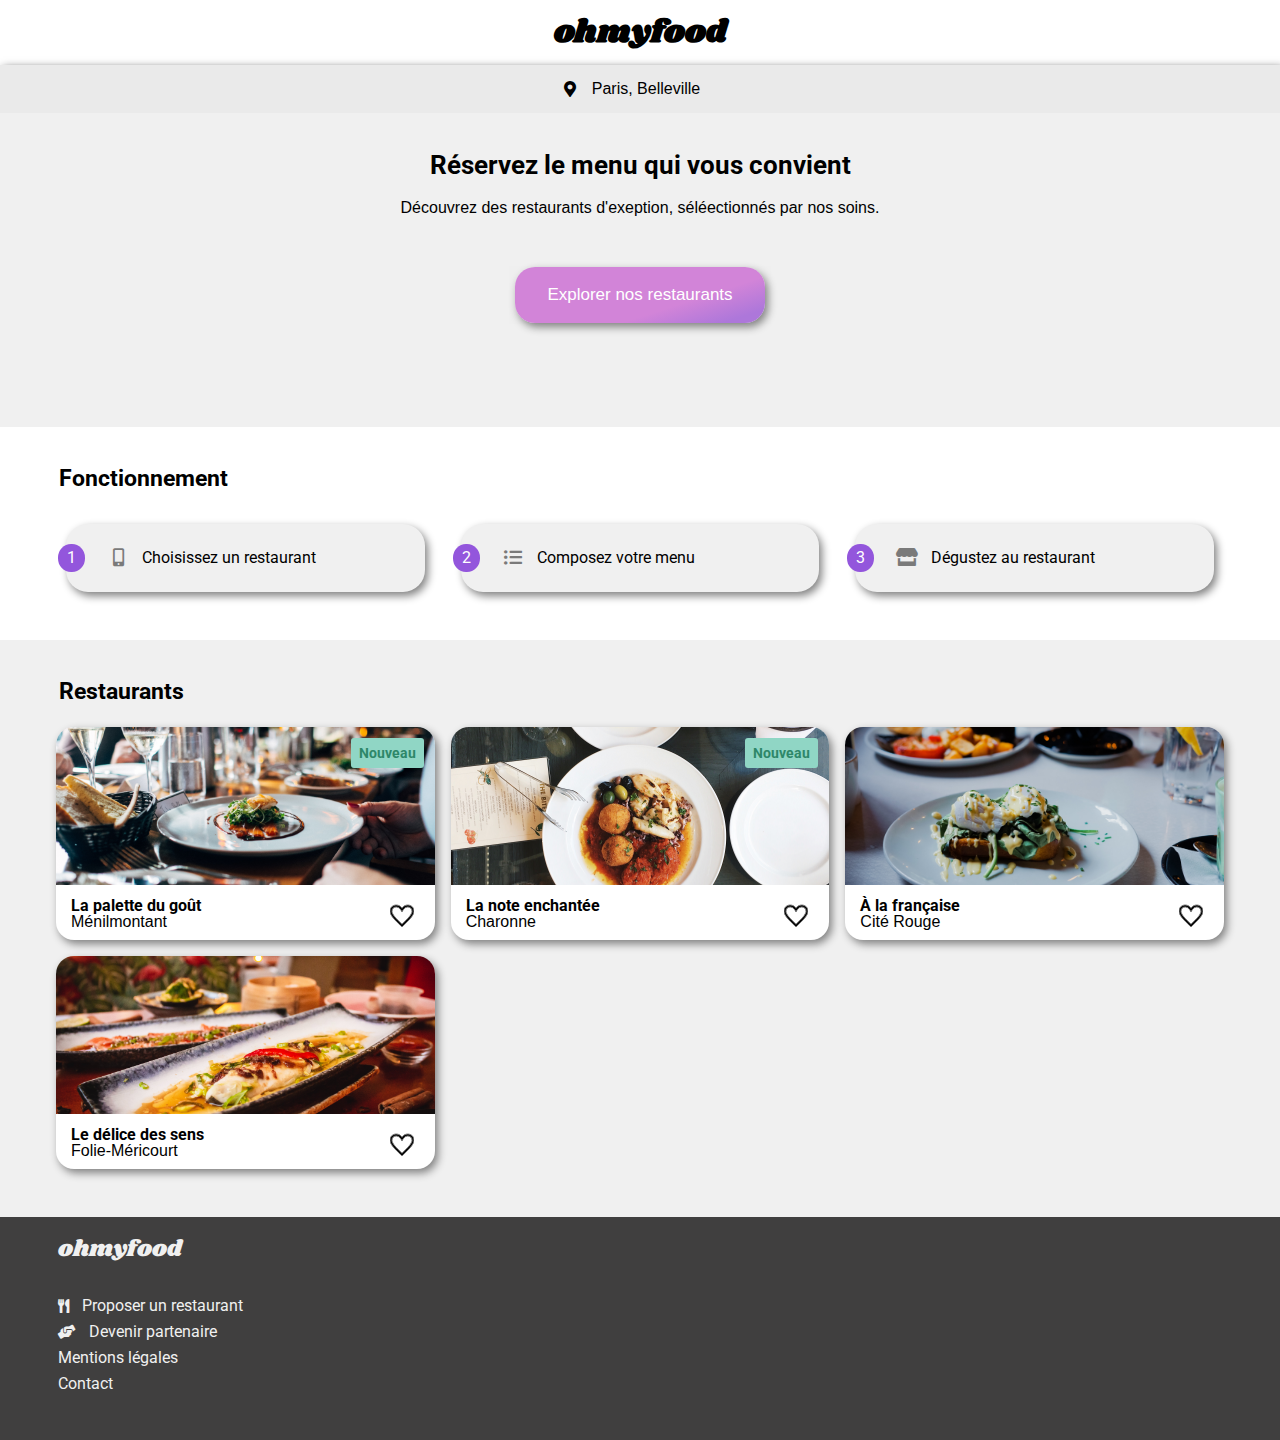
<file: index.html>
<!DOCTYPE html>
<html lang="fr">
<head>
	<meta charset="utf-8">
	<link rel="stylesheet" type="text/css" href="css/style.css">
	<link rel="stylesheet" type="text/css" href="https://cdnjs.cloudflare.com/ajax/libs/font-awesome/5.15.4/css/all.min.css">
	<link rel="preconnect" href="https://fonts.googleapis.com">
	<link rel="preconnect" href="https://fonts.gstatic.com" crossorigin>
	<link href="https://fonts.googleapis.com/css2?family=Roboto:ital,wght@0,400;0,700;1,400;1,700&family=Shrikhand&display=swap" rel="stylesheet">
	<meta name="viewport" content="width=device-width, initial-scale=1"> 
	<title>ohmyfood</title>
</head>

<body>

<svg width="0" height="0"> 
	<defs>
        <linearGradient id="heartGradient"  x1="0" x2="0" y1="0" y2="1"> 
          <stop offset="5%" stop-color="#9356DC" />
          <stop offset="95%" stop-color="#FF79DA" />
        </linearGradient>
    </defs></svg>

<div class="loading">
	<div class="loading__home">
		<p class="loading__home__name">ohmyfood</p>
		<div class="loading__home__circular">

			<div class="loading__home__circular__tool loading__home__circular__tool__purple"></div>
			<div class="loading__home__circular__tool loading__home__circular__tool__pink"></div>
			<div class="loading__home__circular__tool loading__home__circular__tool__blue"></div>
		</div>
	</div>
</div>

<header>
	<div class="head__title">
		<h1>ohmyfood</h1>
	</div>
	<div class="head__locatpoint">
		<i class="fas fa-map-marker-alt"></i>
		<p class="head__city">Paris, Belleville</p>
	</div>
	<div class="discover">
		<div class="discover__title">
			<h2>Réservez le menu qui vous convient</h2>
		</div>
		<div class="discover__txt">
			<p>Découvrez des restaurants d'exeption, séléectionnés par nos soins.</p>
		</div>
		<button class="order__button">
			<span>Explorer nos restaurants</span>
		</button>
	</div>
</header>

<section class="section-functioning">
	<h3>Fonctionnement</h3>
	<div class="section-functions" id="sectionfunct">
		<div class="choose">
			<div class="choose__preference">
				<span class="number">1</span>
				<div class="icon">
					<i class="fas fa-mobile-alt"></i>
				</div>
				<span>Choisissez un restaurant</span>
			</div>
		</div>
		<div class="choose">
			<div class="choose__preference">
				<span class="number">2</span>
				<div class="icon">
					<i class="fas fa-list-ul"></i>
				</div>
				<span>Composez votre menu</span>
			</div>
		</div>
		<div class="choose">
			<div class="choose__preference colored">
				<span class="number">3</span>
				<div class="icon">
					<i class="fas fa-store"></i>
				</div>
				<span>Dégustez au restaurant</span>
			</div>
		</div>
	</div>
</section>

<section class="section-restaurants">
	<h3>Restaurants</h3>
	<div class="section-restau" id="sectionrestau">
		<a href="palettedugout.html"> 
			<div class="restaurant-menu">
				<div class="badge-new">
					Nouveau
				</div>
				<img src="images/restaurants/jay-wennington-N_Y88TWmGwA-unsplash.jpg" alt="Une cuisine subtile, qui magnifie le terroir local" title="La palette du goût, Gastronomie à Paris">
				<div class="details">
					<div class="menu-details">
						<h4 class="restaurant-name">La palette du goût</h4>
						<span class="restaurant-place">Ménilmontant</span>
					</div>
					<div class="littleheart">
						<svg class="hover" xmlns="http://www.w3.org/2000/svg" width="24" height="24" viewBox="0 0 24 24"><path d="M12 4.248c-3.148-5.402-12-3.825-12 2.944 0 4.661 5.571 9.427 12 15.808 6.43-6.381 12-11.147 12-15.808 0-6.792-8.875-8.306-12-2.944z"/></svg>
						<svg class="normal" xmlns="http://www.w3.org/2000/svg" width="24" height="24" viewBox="0 0 24 24"><path d="M6.28 3c3.236.001 4.973 3.491 5.72 5.031.75-1.547 2.469-5.021 5.726-5.021 2.058 0 4.274 1.309 4.274 4.182 0 3.442-4.744 7.851-10 13-5.258-5.151-10-9.559-10-13 0-2.676 1.965-4.193 4.28-4.192zm.001-2c-3.183 0-6.281 2.187-6.281 6.192 0 4.661 5.57 9.427 12 15.808 6.43-6.381 12-11.147 12-15.808 0-4.011-3.097-6.182-6.274-6.182-2.204 0-4.446 1.042-5.726 3.238-1.285-2.206-3.522-3.248-5.719-3.248z"/></svg>
					</div>
				</div>
			</div>
		</a>
		<a href="lanoteenchantee.html"> 
			<div class="restaurant-menu">
				<div class="badge-new">
					Nouveau
				</div>
				<img src="images/restaurants/stil-u2Lp8tXIcjw-unsplash.jpg" alt="Restaurant gastronomique de cuisine traditonnel de la cité phocéenne" title="La note enchantée, Gastronomie à Paris">
				<div class="details">
					<div class="menu-details">
						<h4 class="restaurant-name">La note enchantée</h4>
						<span class="restaurant-place">Charonne</span>
					</div>
					<div class="littleheart">
						<svg class="hover" xmlns="http://www.w3.org/2000/svg" width="24" height="24" viewBox="0 0 24 24"><path d="M12 4.248c-3.148-5.402-12-3.825-12 2.944 0 4.661 5.571 9.427 12 15.808 6.43-6.381 12-11.147 12-15.808 0-6.792-8.875-8.306-12-2.944z"/></svg>
						<svg class="normal" xmlns="http://www.w3.org/2000/svg" width="24" height="24" viewBox="0 0 24 24"><path d="M6.28 3c3.236.001 4.973 3.491 5.72 5.031.75-1.547 2.469-5.021 5.726-5.021 2.058 0 4.274 1.309 4.274 4.182 0 3.442-4.744 7.851-10 13-5.258-5.151-10-9.559-10-13 0-2.676 1.965-4.193 4.28-4.192zm.001-2c-3.183 0-6.281 2.187-6.281 6.192 0 4.661 5.57 9.427 12 15.808 6.43-6.381 12-11.147 12-15.808 0-4.011-3.097-6.182-6.274-6.182-2.204 0-4.446 1.042-5.726 3.238-1.285-2.206-3.522-3.248-5.719-3.248z"/></svg>
					</div>
				</div>
			</div>
		</a>
		<a href="alafrancaise.html"> 
			<div class="restaurant-menu">
				<img src="images/restaurants/toa-heftiba-DQKerTsQwi0-unsplash.jpg" alt="Une cuisine terre-mer qui subjugue par son équilibre parfait" title="À la française, Gastronomie à Paris">
				<div class="details">
					<div class="menu-details">
						<h4 class="restaurant-name">À la française</h4>
						<span class="restaurant-place">Cité Rouge</span>
					</div>
					<div class="littleheart">
						<svg class="hover" xmlns="http://www.w3.org/2000/svg" width="24" height="24" viewBox="0 0 24 24"><path d="M12 4.248c-3.148-5.402-12-3.825-12 2.944 0 4.661 5.571 9.427 12 15.808 6.43-6.381 12-11.147 12-15.808 0-6.792-8.875-8.306-12-2.944z"/></svg>
						<svg class="normal" xmlns="http://www.w3.org/2000/svg" width="24" height="24" viewBox="0 0 24 24"><path d="M6.28 3c3.236.001 4.973 3.491 5.72 5.031.75-1.547 2.469-5.021 5.726-5.021 2.058 0 4.274 1.309 4.274 4.182 0 3.442-4.744 7.851-10 13-5.258-5.151-10-9.559-10-13 0-2.676 1.965-4.193 4.28-4.192zm.001-2c-3.183 0-6.281 2.187-6.281 6.192 0 4.661 5.57 9.427 12 15.808 6.43-6.381 12-11.147 12-15.808 0-4.011-3.097-6.182-6.274-6.182-2.204 0-4.446 1.042-5.726 3.238-1.285-2.206-3.522-3.248-5.719-3.248z"/></svg>
					</div>
				</div>
			</div>
		</a>
		<a href="ledelicedessens.html"> 
			<div class="restaurant-menu">
				<img src="images/restaurants/louis-hansel-shotsoflouis-qNBGVyOCY8Q-unsplash.jpg" alt="Une cuisine aux traditions culinaires d'ailleurs" title="Le délice des sens, Gastronomie à Paris">
				<div class="details">
					<div class="menu-details">
						<h4 class="restaurant-name">Le délice des sens</h4>
						<span class="restaurant-place">Folie-Méricourt</span>
					</div>
					<div class="littleheart">
						<svg class="hover" xmlns="http://www.w3.org/2000/svg" width="24" height="24" viewBox="0 0 24 24"><path d="M12 4.248c-3.148-5.402-12-3.825-12 2.944 0 4.661 5.571 9.427 12 15.808 6.43-6.381 12-11.147 12-15.808 0-6.792-8.875-8.306-12-2.944z"/></svg>
						<svg class="normal" xmlns="http://www.w3.org/2000/svg" width="24" height="24" viewBox="0 0 24 24"><path d="M6.28 3c3.236.001 4.973 3.491 5.72 5.031.75-1.547 2.469-5.021 5.726-5.021 2.058 0 4.274 1.309 4.274 4.182 0 3.442-4.744 7.851-10 13-5.258-5.151-10-9.559-10-13 0-2.676 1.965-4.193 4.28-4.192zm.001-2c-3.183 0-6.281 2.187-6.281 6.192 0 4.661 5.57 9.427 12 15.808 6.43-6.381 12-11.147 12-15.808 0-4.011-3.097-6.182-6.274-6.182-2.204 0-4.446 1.042-5.726 3.238-1.285-2.206-3.522-3.248-5.719-3.248z"/></svg>
					</div>
				</div>
			</div>
		</a>
	</div>
</section>

<footer>
	<h3>ohmyfood</h3>
	<ul>
		<li>
			<i class="fas fa-utensils"></i>
			<a href="../pages/myrestaurant">Proposer un restaurant</a>
		</li>
		<li>
			<i class="fas fa-hands-helping"></i>
			<a href="../pages/membership">Devenir partenaire</a>
		</li>
		<li>
			<a href="../pages/legal">Mentions légales</a>
		</li>
		<li>
			<a href="someone@OMF.com">Contact</a> 
		</li>
	</ul>
</footer>
</body>
</html>
</file>
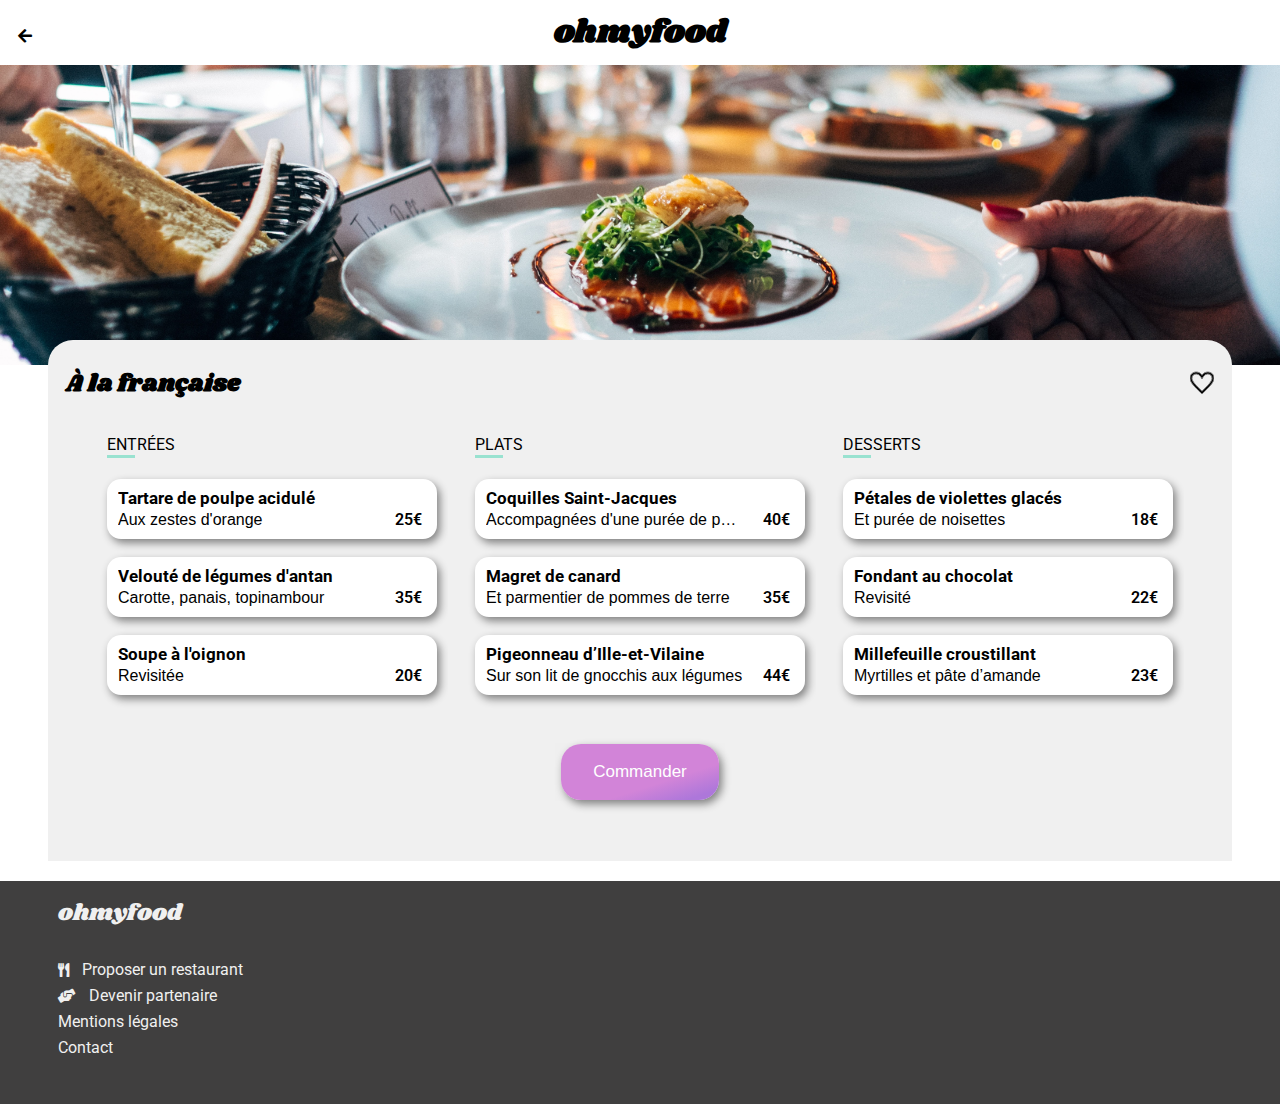
<file: alafrancaise.html>
<!DOCTYPE html>
<html lang="fr">
<head>
	<meta charset="utf-8">
	<link rel="stylesheet" type="text/css" href="css/style.css">
	<link rel="stylesheet" type="text/css" href="https://cdnjs.cloudflare.com/ajax/libs/font-awesome/5.15.4/css/all.min.css">
	<link rel="preconnect" href="https://fonts.googleapis.com">
	<link rel="preconnect" href="https://fonts.gstatic.com" crossorigin>
	<link href="https://fonts.googleapis.com/css2?family=Roboto:ital,wght@0,400;0,700;1,400;1,700&family=Shrikhand&display=swap" rel="stylesheet">
	<meta name="viewport" content="width=device-width, initial-scale=1"> 
	<title>ohmyfood - À la française</title>
</head>

<body>

<svg width="0" height="0">
	<defs> 
        <linearGradient id="heartGradient"  x1="0" x2="0" y1="0" y2="1"> 
          <stop offset="5%" stop-color="#9356DC" />
          <stop offset="95%" stop-color="#FF79DA" />
        </linearGradient>
    </defs></svg>
    
	<header class="head__title">
		<a class="backtohome" href="index.html"><i class="fas fa-arrow-left"></i></a>
		<h1>ohmyfood</h1>
	</header>

	<img src="images/restaurants/jay-wennington-N_Y88TWmGwA-unsplash.jpg" class="images-folder" alt="Photo du restaurant à la française">
	<main class="restaurant-part">
		<header class="title-header"> 
			<h2>À la française</h2>
					<div class="littleheart">
						<svg class="hover" xmlns="http://www.w3.org/2000/svg" width="24" height="24" viewBox="0 0 24 24"><path d="M12 4.248c-3.148-5.402-12-3.825-12 2.944 0 4.661 5.571 9.427 12 15.808 6.43-6.381 12-11.147 12-15.808 0-6.792-8.875-8.306-12-2.944z"/></svg>
						<svg class="normal" xmlns="http://www.w3.org/2000/svg" width="24" height="24" viewBox="0 0 24 24"><path d="M6.28 3c3.236.001 4.973 3.491 5.72 5.031.75-1.547 2.469-5.021 5.726-5.021 2.058 0 4.274 1.309 4.274 4.182 0 3.442-4.744 7.851-10 13-5.258-5.151-10-9.559-10-13 0-2.676 1.965-4.193 4.28-4.192zm.001-2c-3.183 0-6.281 2.187-6.281 6.192 0 4.661 5.57 9.427 12 15.808 6.43-6.381 12-11.147 12-15.808 0-4.011-3.097-6.182-6.274-6.182-2.204 0-4.446 1.042-5.726 3.238-1.285-2.206-3.522-3.248-5.719-3.248z"/></svg> 
					</div>
		</header>

		<div class="different-dishes">
			<div class="menus">
				<h4 class="menus__subtitle">Entrées</h4>

				<article class="included-menu">
					<header class="included-menu__header"> 
						<h5 class="included-menu__name">Tartare de poulpe acidulé</h5>
						<p class="included-menu__definition">Aux zestes d'orange</p>
					</header>
					<div class="included-menu__rate">25€</div>
					<div class="included-menu__approve">
						<div class="included-menu__icon">
							<i class="included__picto fas fa-check-circle"></i>
						</div>
					</div>
				</article>

				<article class="included-menu offset-1">
					<header class="included-menu__header"> 
						<h5 class="included-menu__name">Velouté de légumes d'antan</h5>
						<p class="included-menu__definition">Carotte, panais, topinambour</p>
					</header>
					<div class="included-menu__rate">35€</div>
					<div class="included-menu__approve">
						<div class="included-menu__icon">
							<i class="included__picto fas fa-check-circle"></i>
						</div>
					</div>
				</article>

				<article class="included-menu offset-2">
					<header class="included-menu__header"> 
						<h5 class="included-menu__name">Soupe à l'oignon</h5>
						<p class="included-menu__definition">Revisitée</p>
					</header>
					<div class="included-menu__rate">20€</div>
					<div class="included-menu__approve">
						<div class="included-menu__icon">
							<i class="included__picto fas fa-check-circle"></i>
						</div>
					</div>
				</article>
			</div>

			<div class="menus">
				<h4 class="menus__subtitle">Plats</h4>

			<article class="included-menu offset-3">
				<header class="included-menu__header"> 
					<h5 class="included-menu__name">Coquilles Saint-Jacques</h5>
					<p class="included-menu__definition">Accompagnées d'une purée de panais</p>
				</header>
				<div class="included-menu__rate">40€</div>
				<div class="included-menu__approve">
					<div class="included-menu__icon">
						<i class="included__picto fas fa-check-circle"></i>
					</div>
				</div>
			</article>

			<article class="included-menu offset-4">
				<header class="included-menu__header"> 
					<h5 class="included-menu__name">Magret de canard</h5>
					<p class="included-menu__definition">Et parmentier de pommes de terre</p>
				</header>
				<div class="included-menu__rate">35€</div>
				<div class="included-menu__approve">
					<div class="included-menu__icon">
						<i class="included__picto fas fa-check-circle"></i>
					</div>
				</div>
			</article>


			<article class="included-menu offset-5">
				<header class="included-menu__header"> 
					<h5 class="included-menu__name">Pigeonneau d’Ille-et-Vilaine</h5>
					<p class="included-menu__definition">Sur son lit de gnocchis aux légumes</p>
				</header>
				<div class="included-menu__rate">44€</div>
				<div class="included-menu__approve">
					<div class="included-menu__icon">
						<i class="included__picto fas fa-check-circle"></i>
					</div>
				</div>
			</article>
			</div>

			<div class="menus">
				<h4 class="menus__subtitle">Desserts</h4>

			<article class="included-menu offset-6">
				<header class="included-menu__header"> 
					<h5 class="included-menu__name">Pétales de violettes glacés</h5>
					<p class="included-menu__definition">Et purée de noisettes</p>
				</header>
				<div class="included-menu__rate">18€</div>
				<div class="included-menu__approve">
					<div class="included-menu__icon">
						<i class="included__picto fas fa-check-circle"></i>
					</div>
				</div>
			</article>

			<article class="included-menu offset-7">
				<header class="included-menu__header"> 
					<h5 class="included-menu__name">Fondant au chocolat</h5>
					<p class="included-menu__definition">Revisité</p>
				</header>
				<div class="included-menu__rate">22€</div>
				<div class="included-menu__approve">
					<div class="included-menu__icon">
						<i class="included__picto fas fa-check-circle"></i>
					</div>
				</div>
			</article>

			<article class="included-menu offset-8">
				<header class="included-menu__header"> 
					<h5 class="included-menu__name">Millefeuille croustillant</h5>
					<p class="included-menu__definition">Myrtilles et pâte d’amande</p>
				</header>
				<div class="included-menu__rate">23€</div>
				<div class="included-menu__approve">
					<div class="included-menu__icon">
						<i class="included__picto fas fa-check-circle"></i>
					</div>
				</div>
			</article>
			</div>
		</div>

		<button type="submit" class="order__button"> 
			<span>Commander</span>
		</button>

	</main>

	<footer>
	<h3>ohmyfood</h3>
	<ul>
		<li>
			<i class="fas fa-utensils"></i>
			<a href="pages/myrestaurant">Proposer un restaurant</a>
		</li>
		<li>
			<i class="fas fa-hands-helping"></i>
			<a href="pages/membership">Devenir partenaire</a>
		</li>
		<li>
			<a href="pages/legal">Mentions légales</a>
		</li>
		<li>
			<a href="someone@OMF.com">Contact</a> 
		</li>
	</ul>
</footer>
</body>
</html>
</file>
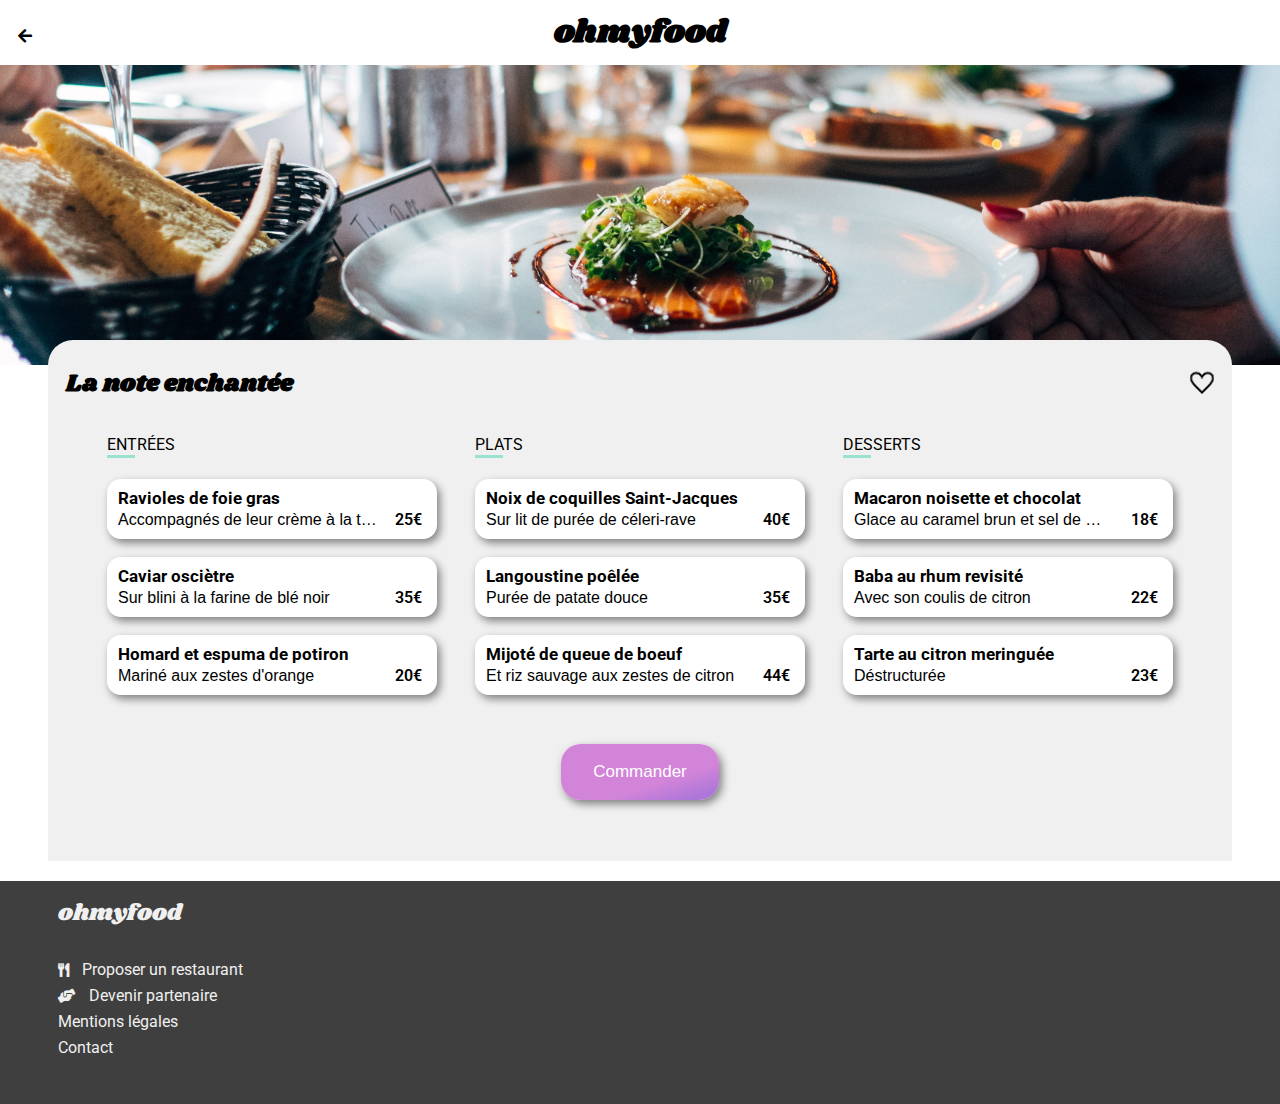
<file: lanoteenchantee.html>
<!DOCTYPE html>
<html lang="fr">
<head>
	<meta charset="utf-8">
	<link rel="stylesheet" type="text/css" href="css/style.css">
	<link rel="stylesheet" type="text/css" href="https://cdnjs.cloudflare.com/ajax/libs/font-awesome/5.15.4/css/all.min.css">
	<link rel="preconnect" href="https://fonts.googleapis.com">
	<link rel="preconnect" href="https://fonts.gstatic.com" crossorigin>
	<link href="https://fonts.googleapis.com/css2?family=Roboto:ital,wght@0,400;0,700;1,400;1,700&family=Shrikhand&display=swap" rel="stylesheet">
	<meta name="viewport" content="width=device-width, initial-scale=1"> 
	<title>ohmyfood - La note enchantée</title>
</head>

<body>

<svg width="0" height="0">
	<defs> 
        <linearGradient id="heartGradient"  x1="0" x2="0" y1="0" y2="1"> 
          <stop offset="5%" stop-color="#9356DC" />
          <stop offset="95%" stop-color="#FF79DA" />
        </linearGradient>
    </defs></svg>
    
	<header class="head__title">
		<a class="backtohome" href="index.html"><i class="fas fa-arrow-left"></i></a>
		<h1>ohmyfood</h1>
	</header>

	<img src="images/restaurants/jay-wennington-N_Y88TWmGwA-unsplash.jpg" class="images-folder" alt="Photo du restaurant la note enchantée">
	<main class="restaurant-part">
		<header class="title-header"> 
			<h2>La note enchantée</h2>
					<div class="littleheart">
						<svg class="hover" xmlns="http://www.w3.org/2000/svg" width="24" height="24" viewBox="0 0 24 24"><path d="M12 4.248c-3.148-5.402-12-3.825-12 2.944 0 4.661 5.571 9.427 12 15.808 6.43-6.381 12-11.147 12-15.808 0-6.792-8.875-8.306-12-2.944z"/></svg>
						<svg class="normal" xmlns="http://www.w3.org/2000/svg" width="24" height="24" viewBox="0 0 24 24"><path d="M6.28 3c3.236.001 4.973 3.491 5.72 5.031.75-1.547 2.469-5.021 5.726-5.021 2.058 0 4.274 1.309 4.274 4.182 0 3.442-4.744 7.851-10 13-5.258-5.151-10-9.559-10-13 0-2.676 1.965-4.193 4.28-4.192zm.001-2c-3.183 0-6.281 2.187-6.281 6.192 0 4.661 5.57 9.427 12 15.808 6.43-6.381 12-11.147 12-15.808 0-4.011-3.097-6.182-6.274-6.182-2.204 0-4.446 1.042-5.726 3.238-1.285-2.206-3.522-3.248-5.719-3.248z"/></svg> 
					</div>
		</header>

		<div class="different-dishes">
			<div class="menus">
				<h4 class="menus__subtitle">Entrées</h4>

				<article class="included-menu">
					<header class="included-menu__header"> 
						<h5 class="included-menu__name">Ravioles de foie gras</h5>
						<p class="included-menu__definition">Accompagnés de leur crème à la truffe</p>
					</header>
					<div class="included-menu__rate">25€</div>
					<div class="included-menu__approve">
						<div class="included-menu__icon">
							<i class="included__picto fas fa-check-circle"></i>
						</div>
					</div>
				</article>

				<article class="included-menu offset-1">
					<header class="included-menu__header"> 
						<h5 class="included-menu__name">Caviar osciètre</h5>
						<p class="included-menu__definition">Sur blini à la farine de blé noir</p>
					</header>
					<div class="included-menu__rate">35€</div>
					<div class="included-menu__approve">
						<div class="included-menu__icon">
							<i class="included__picto fas fa-check-circle"></i>
						</div>
					</div>
				</article>

				<article class="included-menu offset-2">
					<header class="included-menu__header"> 
						<h5 class="included-menu__name">Homard et espuma de potiron</h5>
						<p class="included-menu__definition">Mariné aux zestes d'orange</p>
					</header>
					<div class="included-menu__rate">20€</div>
					<div class="included-menu__approve">
						<div class="included-menu__icon">
							<i class="included__picto fas fa-check-circle"></i>
						</div>
					</div>
				</article>
			</div>

			<div class="menus">
				<h4 class="menus__subtitle">Plats</h4>

			<article class="included-menu offset-3">
				<header class="included-menu__header"> 
					<h5 class="included-menu__name">Noix de coquilles Saint-Jacques</h5>
					<p class="included-menu__definition">Sur lit de purée de céleri-rave</p>
				</header>
				<div class="included-menu__rate">40€</div>
				<div class="included-menu__approve">
					<div class="included-menu__icon">
						<i class="included__picto fas fa-check-circle"></i>
					</div>
				</div>
			</article>

			<article class="included-menu offset-4">
				<header class="included-menu__header"> 
					<h5 class="included-menu__name">Langoustine poêlée</h5>
					<p class="included-menu__definition">Purée de patate douce</p>
				</header>
				<div class="included-menu__rate">35€</div>
				<div class="included-menu__approve">
					<div class="included-menu__icon">
						<i class="included__picto fas fa-check-circle"></i>
					</div>
				</div>
			</article>


			<article class="included-menu offset-5">
				<header class="included-menu__header"> 
					<h5 class="included-menu__name">Mijoté de queue de boeuf</h5>
					<p class="included-menu__definition">Et riz sauvage aux zestes de citron</p>
				</header>
				<div class="included-menu__rate">44€</div>
				<div class="included-menu__approve">
					<div class="included-menu__icon">
						<i class="included__picto fas fa-check-circle"></i>
					</div>
				</div>
			</article>
			</div>

			<div class="menus">
				<h4 class="menus__subtitle">Desserts</h4>

			<article class="included-menu offset-6">
				<header class="included-menu__header"> 
					<h5 class="included-menu__name">Macaron noisette et chocolat</h5>
					<p class="included-menu__definition">Glace au caramel brun et sel de Guérande</p>
				</header>
				<div class="included-menu__rate">18€</div>
				<div class="included-menu__approve">
					<div class="included-menu__icon">
						<i class="included__picto fas fa-check-circle"></i>
					</div>
				</div>
			</article>

			<article class="included-menu offset-7">
				<header class="included-menu__header"> 
					<h5 class="included-menu__name">Baba au rhum revisité</h5>
					<p class="included-menu__definition">Avec son coulis de citron</p>
				</header>
				<div class="included-menu__rate">22€</div>
				<div class="included-menu__approve">
					<div class="included-menu__icon">
						<i class="included__picto fas fa-check-circle"></i>
					</div>
				</div>
			</article>

			<article class="included-menu offset-8">
				<header class="included-menu__header"> 
					<h5 class="included-menu__name">Tarte au citron meringuée</h5>
					<p class="included-menu__definition">Déstructurée</p>
				</header>
				<div class="included-menu__rate">23€</div>
				<div class="included-menu__approve">
					<div class="included-menu__icon">
						<i class="included__picto fas fa-check-circle"></i>
					</div>
				</div>
			</article>
			</div>
		</div>

		<button type="submit" class="order__button"> 
			<span>Commander</span>
		</button>

	</main>

	<footer>
	<h3>ohmyfood</h3>
	<ul>
		<li>
			<i class="fas fa-utensils"></i>
			<a href="pages/myrestaurant">Proposer un restaurant</a>
		</li>
		<li>
			<i class="fas fa-hands-helping"></i>
			<a href="pages/membership">Devenir partenaire</a>
		</li>
		<li>
			<a href="pages/legal">Mentions légales</a>
		</li>
		<li>
			<a href="someone@OMF.com">Contact</a> 
		</li>
	</ul>
</footer>
</body>
</html>
</file>
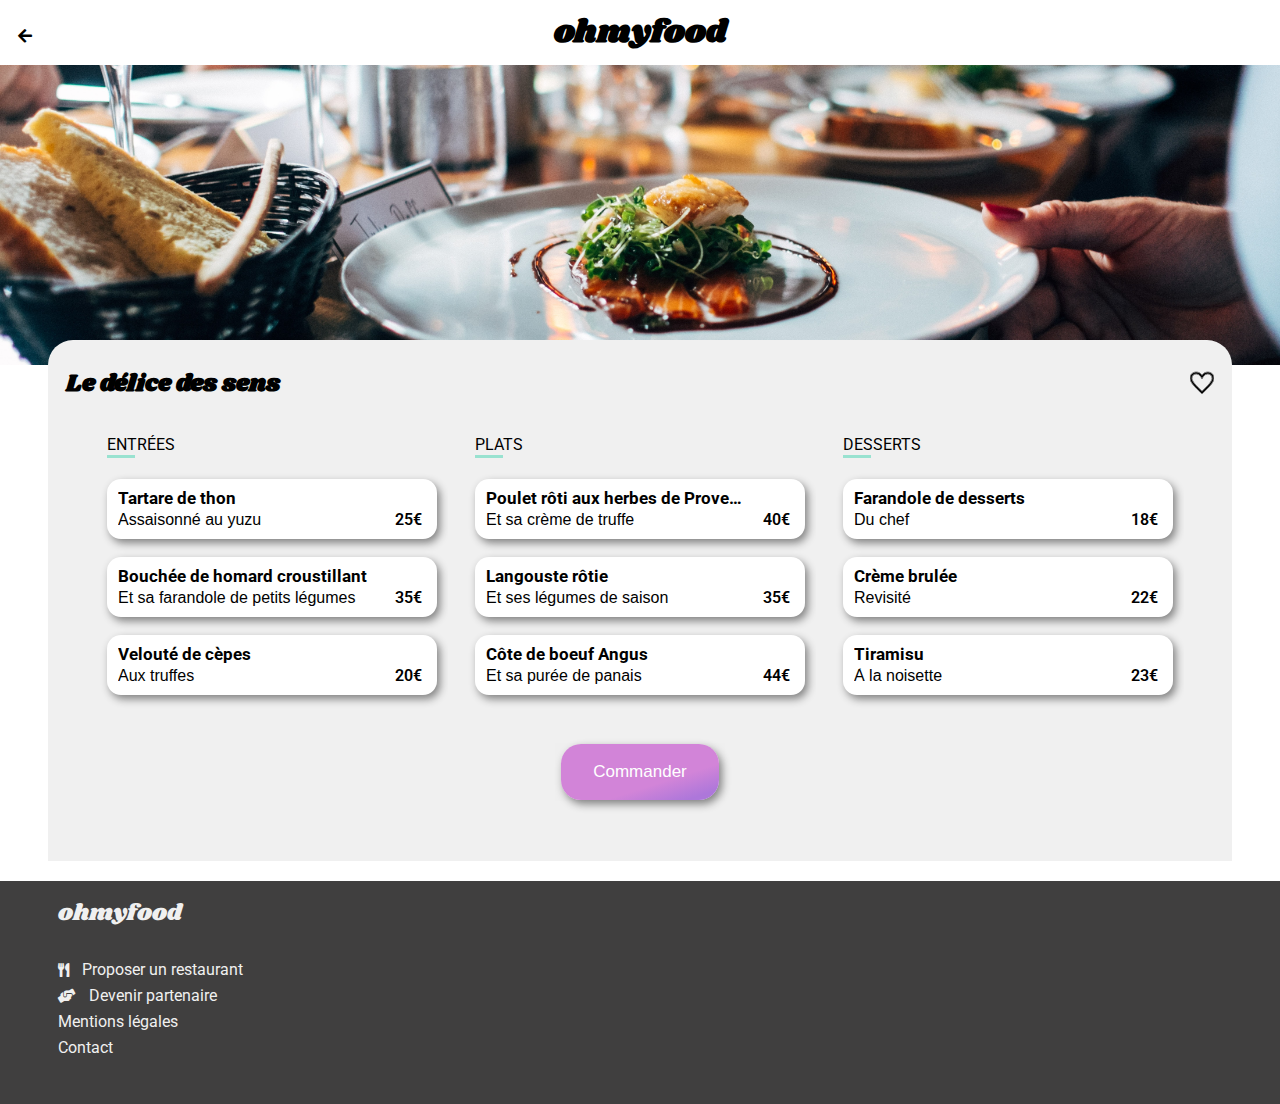
<file: ledelicedessens.html>
<!DOCTYPE html>
<html lang="fr">
<head>
	<meta charset="utf-8">
	<link rel="stylesheet" type="text/css" href="css/style.css">
	<link rel="stylesheet" type="text/css" href="https://cdnjs.cloudflare.com/ajax/libs/font-awesome/5.15.4/css/all.min.css">
	<link rel="preconnect" href="https://fonts.googleapis.com">
	<link rel="preconnect" href="https://fonts.gstatic.com" crossorigin>
	<link href="https://fonts.googleapis.com/css2?family=Roboto:ital,wght@0,400;0,700;1,400;1,700&family=Shrikhand&display=swap" rel="stylesheet">
	<meta name="viewport" content="width=device-width, initial-scale=1"> 
	<title>ohmyfood - Le délice des sens</title>
</head>

<body>

<svg width="0" height="0">
	<defs> 
        <linearGradient id="heartGradient"  x1="0" x2="0" y1="0" y2="1"> 
          <stop offset="5%" stop-color="#9356DC" />
          <stop offset="95%" stop-color="#FF79DA" />
        </linearGradient>
    </defs></svg>
    
	<header class="head__title">
		<a class="backtohome" href="index.html"><i class="fas fa-arrow-left"></i></a>
		<h1>ohmyfood</h1>
	</header>

	<img src="images/restaurants/jay-wennington-N_Y88TWmGwA-unsplash.jpg" class="images-folder" alt="Photo du restaurant le délice des sens">
	<main class="restaurant-part">
		<header class="title-header"> 
			<h2>Le délice des sens</h2>
					<div class="littleheart">
						<svg class="hover" xmlns="http://www.w3.org/2000/svg" width="24" height="24" viewBox="0 0 24 24"><path d="M12 4.248c-3.148-5.402-12-3.825-12 2.944 0 4.661 5.571 9.427 12 15.808 6.43-6.381 12-11.147 12-15.808 0-6.792-8.875-8.306-12-2.944z"/></svg>
						<svg class="normal" xmlns="http://www.w3.org/2000/svg" width="24" height="24" viewBox="0 0 24 24"><path d="M6.28 3c3.236.001 4.973 3.491 5.72 5.031.75-1.547 2.469-5.021 5.726-5.021 2.058 0 4.274 1.309 4.274 4.182 0 3.442-4.744 7.851-10 13-5.258-5.151-10-9.559-10-13 0-2.676 1.965-4.193 4.28-4.192zm.001-2c-3.183 0-6.281 2.187-6.281 6.192 0 4.661 5.57 9.427 12 15.808 6.43-6.381 12-11.147 12-15.808 0-4.011-3.097-6.182-6.274-6.182-2.204 0-4.446 1.042-5.726 3.238-1.285-2.206-3.522-3.248-5.719-3.248z"/></svg> 
					</div>
		</header>

		<div class="different-dishes">
			<div class="menus">
				<h4 class="menus__subtitle">Entrées</h4>

				<article class="included-menu">
					<header class="included-menu__header"> 
						<h5 class="included-menu__name">Tartare de thon</h5>
						<p class="included-menu__definition">Assaisonné au yuzu</p>
					</header>
					<div class="included-menu__rate">25€</div>
					<div class="included-menu__approve">
						<div class="included-menu__icon">
							<i class="included__picto fas fa-check-circle"></i>
						</div>
					</div>
				</article>

				<article class="included-menu offset-1">
					<header class="included-menu__header"> 
						<h5 class="included-menu__name">Bouchée de homard croustillant</h5>
						<p class="included-menu__definition">Et sa farandole de petits légumes</p>
					</header>
					<div class="included-menu__rate">35€</div>
					<div class="included-menu__approve">
						<div class="included-menu__icon">
							<i class="included__picto fas fa-check-circle"></i>
						</div>
					</div>
				</article>

				<article class="included-menu offset-2">
					<header class="included-menu__header"> 
						<h5 class="included-menu__name">Velouté de cèpes</h5>
						<p class="included-menu__definition">Aux truffes</p>
					</header>
					<div class="included-menu__rate">20€</div>
					<div class="included-menu__approve">
						<div class="included-menu__icon">
							<i class="included__picto fas fa-check-circle"></i>
						</div>
					</div>
				</article>
			</div>

			<div class="menus">
				<h4 class="menus__subtitle">Plats</h4>

			<article class="included-menu offset-3">
				<header class="included-menu__header"> 
					<h5 class="included-menu__name">Poulet rôti aux herbes de Provence </h5>
					<p class="included-menu__definition">Et sa crème de truffe</p>
				</header>
				<div class="included-menu__rate">40€</div>
				<div class="included-menu__approve">
					<div class="included-menu__icon">
						<i class="included__picto fas fa-check-circle"></i>
					</div>
				</div>
			</article>

			<article class="included-menu offset-4">
				<header class="included-menu__header"> 
					<h5 class="included-menu__name">Langouste rôtie</h5>
					<p class="included-menu__definition">Et ses légumes de saison</p>
				</header>
				<div class="included-menu__rate">35€</div>
				<div class="included-menu__approve">
					<div class="included-menu__icon">
						<i class="included__picto fas fa-check-circle"></i>
					</div>
				</div>
			</article>


			<article class="included-menu offset-5">
				<header class="included-menu__header"> 
					<h5 class="included-menu__name">Côte de boeuf Angus</h5>
					<p class="included-menu__definition">Et sa purée de panais</p>
				</header>
				<div class="included-menu__rate">44€</div>
				<div class="included-menu__approve">
					<div class="included-menu__icon">
						<i class="included__picto fas fa-check-circle"></i>
					</div>
				</div>
			</article>
			</div>

			<div class="menus">
				<h4 class="menus__subtitle">Desserts</h4>

			<article class="included-menu offset-6">
				<header class="included-menu__header"> 
					<h5 class="included-menu__name">Farandole de desserts</h5>
					<p class="included-menu__definition">Du chef</p>
				</header>
				<div class="included-menu__rate">18€</div>
				<div class="included-menu__approve">
					<div class="included-menu__icon">
						<i class="included__picto fas fa-check-circle"></i>
					</div>
				</div>
			</article>

			<article class="included-menu offset-7">
				<header class="included-menu__header"> 
					<h5 class="included-menu__name">Crème brulée</h5>
					<p class="included-menu__definition">Revisité</p>
				</header>
				<div class="included-menu__rate">22€</div>
				<div class="included-menu__approve">
					<div class="included-menu__icon">
						<i class="included__picto fas fa-check-circle"></i>
					</div>
				</div>
			</article>

			<article class="included-menu offset-8">
				<header class="included-menu__header"> 
					<h5 class="included-menu__name">Tiramisu</h5>
					<p class="included-menu__definition">À la noisette</p>
				</header>
				<div class="included-menu__rate">23€</div>
				<div class="included-menu__approve">
					<div class="included-menu__icon">
						<i class="included__picto fas fa-check-circle"></i>
					</div>
				</div>
			</article>
			</div>
		</div>

		<button type="submit" class="order__button"> 
			<span>Commander</span>
		</button>

	</main>

	<footer>
	<h3>ohmyfood</h3>
	<ul>
		<li>
			<i class="fas fa-utensils"></i>
			<a href="pages/myrestaurant">Proposer un restaurant</a>
		</li>
		<li>
			<i class="fas fa-hands-helping"></i>
			<a href="pages/membership">Devenir partenaire</a>
		</li>
		<li>
			<a href="pages/legal">Mentions légales</a>
		</li>
		<li>
			<a href="someone@OMF.com">Contact</a> 
		</li>
	</ul>
</footer>
</body>
</html>
</file>
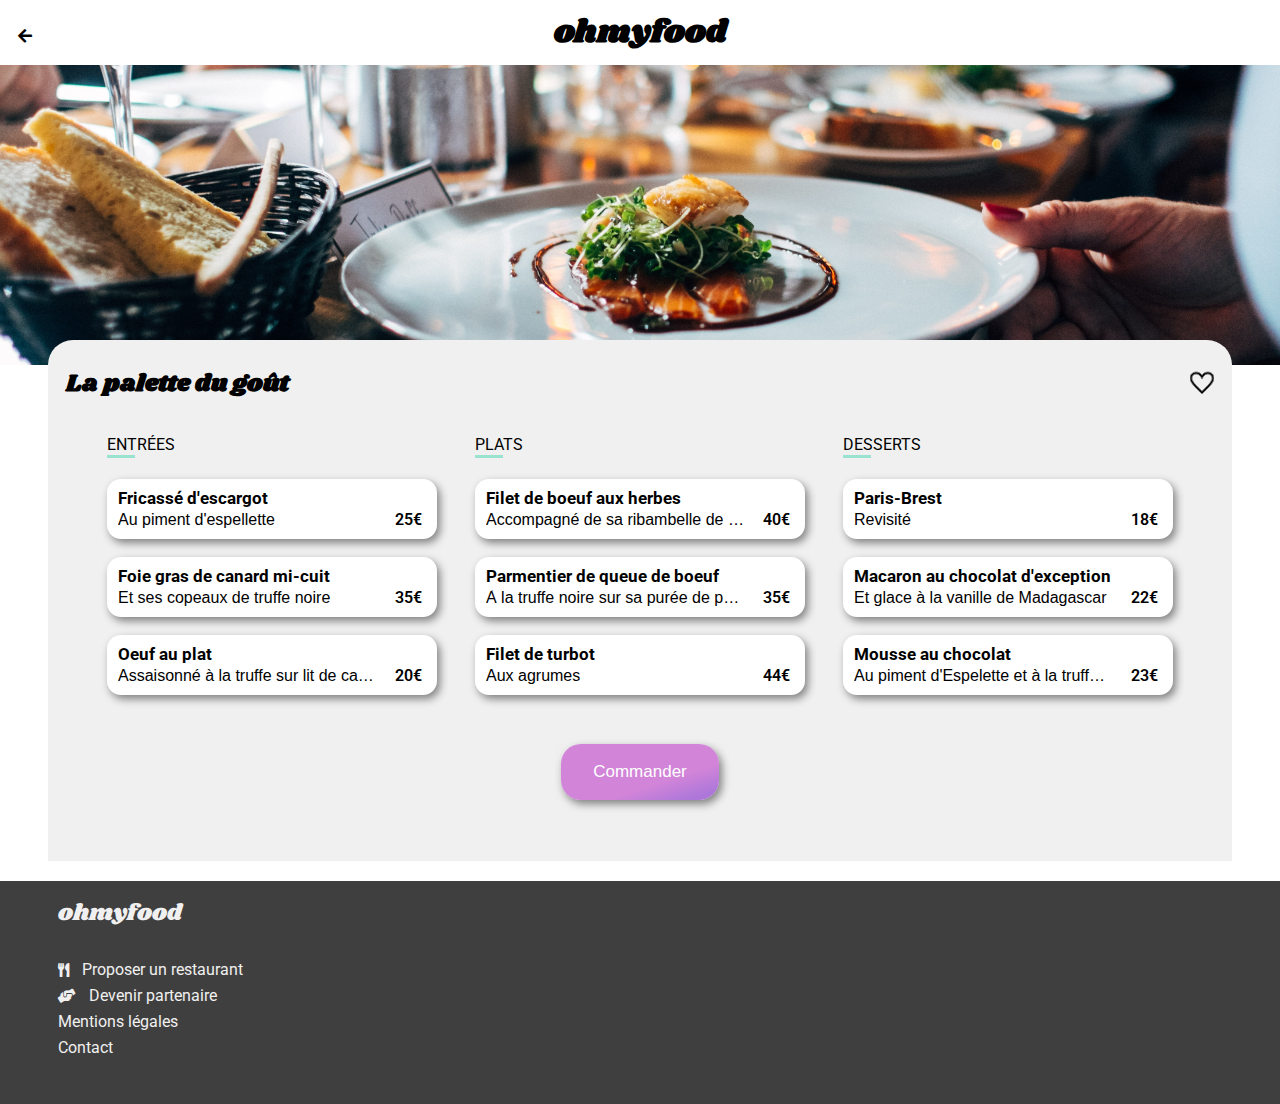
<file: palettedugout.html>
<!DOCTYPE html>
<html lang="fr">
<head>
	<meta charset="utf-8">
	<link rel="stylesheet" type="text/css" href="css/style.css">
	<link rel="stylesheet" type="text/css" href="https://cdnjs.cloudflare.com/ajax/libs/font-awesome/5.15.4/css/all.min.css">
	<link rel="preconnect" href="https://fonts.googleapis.com">
	<link rel="preconnect" href="https://fonts.gstatic.com" crossorigin>
	<link href="https://fonts.googleapis.com/css2?family=Roboto:ital,wght@0,400;0,700;1,400;1,700&family=Shrikhand&display=swap" rel="stylesheet">
	<meta name="viewport" content="width=device-width, initial-scale=1"> 
	<title>ohmyfood - La palette du goût</title>
</head>

<body>

<svg width="0" height="0">
	<defs> 
        <linearGradient id="heartGradient"  x1="0" x2="0" y1="0" y2="1"> 
          <stop offset="5%" stop-color="#9356DC" />
          <stop offset="95%" stop-color="#FF79DA" />
        </linearGradient>
    </defs></svg>
    
	<header class="head__title">
		<a class="backtohome" href="index.html"><i class="fas fa-arrow-left"></i></a>
		<h1>ohmyfood</h1>
	</header>

	<img src="images/restaurants/jay-wennington-N_Y88TWmGwA-unsplash.jpg" class="images-folder" alt="Photo de la palette du goût">
	<main class="restaurant-part">
		<header class="title-header"> 
			<h2>La palette du goût</h2>
					<div class="littleheart">
						<svg class="hover" xmlns="http://www.w3.org/2000/svg" width="24" height="24" viewBox="0 0 24 24"><path d="M12 4.248c-3.148-5.402-12-3.825-12 2.944 0 4.661 5.571 9.427 12 15.808 6.43-6.381 12-11.147 12-15.808 0-6.792-8.875-8.306-12-2.944z"/></svg>
						<svg class="normal" xmlns="http://www.w3.org/2000/svg" width="24" height="24" viewBox="0 0 24 24"><path d="M6.28 3c3.236.001 4.973 3.491 5.72 5.031.75-1.547 2.469-5.021 5.726-5.021 2.058 0 4.274 1.309 4.274 4.182 0 3.442-4.744 7.851-10 13-5.258-5.151-10-9.559-10-13 0-2.676 1.965-4.193 4.28-4.192zm.001-2c-3.183 0-6.281 2.187-6.281 6.192 0 4.661 5.57 9.427 12 15.808 6.43-6.381 12-11.147 12-15.808 0-4.011-3.097-6.182-6.274-6.182-2.204 0-4.446 1.042-5.726 3.238-1.285-2.206-3.522-3.248-5.719-3.248z"/></svg> 
					</div>
		</header>

		<div class="different-dishes">
			<div class="menus">
				<h4 class="menus__subtitle">Entrées</h4>

				<article class="included-menu">
					<header class="included-menu__header"> 
						<h5 class="included-menu__name">Fricassé d'escargot</h5>
						<p class="included-menu__definition">Au piment d'espellette</p>
					</header>
					<div class="included-menu__rate">25€</div>
					<div class="included-menu__approve">
						<div class="included-menu__icon">
							<i class="included__picto fas fa-check-circle"></i>
						</div>
					</div>
				</article>

				<article class="included-menu offset-1">
					<header class="included-menu__header"> 
						<h5 class="included-menu__name">Foie gras de canard mi-cuit</h5>
						<p class="included-menu__definition">Et ses copeaux de truffe noire</p>
					</header>
					<div class="included-menu__rate">35€</div>
					<div class="included-menu__approve">
						<div class="included-menu__icon">
							<i class="included__picto fas fa-check-circle"></i>
						</div>
					</div>
				</article>

				<article class="included-menu offset-2">
					<header class="included-menu__header"> 
						<h5 class="included-menu__name">Oeuf au plat</h5>
						<p class="included-menu__definition">Assaisonné à la truffe sur lit de caviar</p>
					</header>
					<div class="included-menu__rate">20€</div>
					<div class="included-menu__approve">
						<div class="included-menu__icon">
							<i class="included__picto fas fa-check-circle"></i>
						</div>
					</div>
				</article>
			</div>

			<div class="menus">
				<h4 class="menus__subtitle">Plats</h4>

			<article class="included-menu offset-3">
				<header class="included-menu__header"> 
					<h5 class="included-menu__name">Filet de boeuf aux herbes</h5>
					<p class="included-menu__definition">Accompagné de sa ribambelle de légumes</p>
				</header>
				<div class="included-menu__rate">40€</div>
				<div class="included-menu__approve">
					<div class="included-menu__icon">
						<i class="included__picto fas fa-check-circle"></i>
					</div>
				</div>
			</article>

			<article class="included-menu offset-4">
				<header class="included-menu__header"> 
					<h5 class="included-menu__name">Parmentier de queue de boeuf</h5>
					<p class="included-menu__definition">À la truffe noire sur sa purée de panais</p>
				</header>
				<div class="included-menu__rate">35€</div>
				<div class="included-menu__approve">
					<div class="included-menu__icon">
						<i class="included__picto fas fa-check-circle"></i>
					</div>
				</div>
			</article>


			<article class="included-menu offset-5">
				<header class="included-menu__header"> 
					<h5 class="included-menu__name">Filet de turbot</h5>
					<p class="included-menu__definition">Aux agrumes</p>
				</header>
				<div class="included-menu__rate">44€</div>
				<div class="included-menu__approve">
					<div class="included-menu__icon">
						<i class="included__picto fas fa-check-circle"></i>
					</div>
				</div>
			</article>
			</div>

			<div class="menus">
				<h4 class="menus__subtitle">Desserts</h4>

			<article class="included-menu offset-6">
				<header class="included-menu__header"> 
					<h5 class="included-menu__name">Paris-Brest</h5>
					<p class="included-menu__definition">Revisité</p>
				</header>
				<div class="included-menu__rate">18€</div>
				<div class="included-menu__approve">
					<div class="included-menu__icon">
						<i class="included__picto fas fa-check-circle"></i>
					</div>
				</div>
			</article>

			<article class="included-menu offset-7">
				<header class="included-menu__header"> 
					<h5 class="included-menu__name">Macaron au chocolat d'exception</h5>
					<p class="included-menu__definition">Et glace à la vanille de Madagascar</p>
				</header>
				<div class="included-menu__rate">22€</div>
				<div class="included-menu__approve">
					<div class="included-menu__icon">
						<i class="included__picto fas fa-check-circle"></i>
					</div>
				</div>
			</article>

			<article class="included-menu offset-8">
				<header class="included-menu__header"> 
					<h5 class="included-menu__name">Mousse au chocolat</h5>
					<p class="included-menu__definition">Au piment d'Espelette et à la truffe noire</p>
				</header>
				<div class="included-menu__rate">23€</div>
				<div class="included-menu__approve">
					<div class="included-menu__icon">
						<i class="included__picto fas fa-check-circle"></i>
					</div>
				</div>
			</article>
			</div>
		</div>

		<button type="submit" class="order__button"> 
			<span>Commander</span>
		</button>

	</main>

	<footer>
	<h3>ohmyfood</h3>
	<ul>
		<li>
			<i class="fas fa-utensils"></i>
			<a href="pages/myrestaurant">Proposer un restaurant</a>
		</li>
		<li>
			<i class="fas fa-hands-helping"></i>
			<a href="pages/membership">Devenir partenaire</a>
		</li>
		<li>
			<a href="pages/legal">Mentions légales</a>
		</li>
		<li>
			<a href="mailto:truc@truc.com">Contact</a> 
		</li>
	</ul>
</footer>
</body>
</html>
</file>
<file: css/style.css>
/*Style for the project */
html {
  line-height: 1;
}

body {
  margin: 0;
}

main {
  display: block;
}

h1 {
  font-size: 32px;
  margin: 11px 0;
}

a {
  background-color: transparent;
}

svg:first-of-type {
  width: 0;
  height: 0;
  position: absolute;
}

.littleheart {
  position: relative;
  top: -10px;
}
.littleheart:hover svg.normal {
  opacity: 0;
}
.littleheart:hover svg.hover {
  opacity: 1;
}
.littleheart svg {
  position: absolute;
  top: 0;
  right: 0;
  height: 24px;
  width: 24px;
  margin-right: 15px;
  transition: opacity 0.5s;
}
.littleheart svg.normal {
  cursor: pointer;
  stroke: #7a7a7a;
}
.littleheart svg.hover {
  fill: url(#heartGradient);
  stroke: none;
  opacity: 0;
}

/* Animation du loader */
.loading {
  display: flex;
  background: #f0f0f0;
  background-size: cover;
  position: fixed;
  align-items: center;
  justify-content: center;
  height: 100vh;
  width: 100%;
  top: 0;
  left: 0;
  z-index: 2;
  transform-origin: top;
  transform: scale(0);
  animation: revealLoading 4s;
}
.loading__home {
  display: flex;
  flex-direction: column;
  align-items: center;
  justify-content: center;
}
.loading__home__name {
  font-family: "Shrikhand";
  font-size: 48px;
  padding-bottom: 48px;
}
.loading__home__circular {
  display: flex;
  width: 88px;
  align-items: center;
  justify-content: space-between;
}
.loading__home__circular__tool {
  width: 18px;
  height: 18px;
  border-radius: 55%;
}
.loading__home__circular__tool__purple {
  background: #9356DC;
}
.loading__home__circular__tool__pink {
  background: #FF79DA;
}
.loading__home__circular__tool__blue {
  background: #99E2D0;
}
.loading__home__circular__tool:nth-child(1) {
  animation: jump 0.5s alternate infinite;
}
.loading__home__circular__tool:nth-child(2) {
  animation: jump 0.5s 0.2s alternate infinite;
}
.loading__home__circular__tool:nth-child(3) {
  animation: jump 0.5s 0.3s alternate infinite;
}

@keyframes revealLoading {
  0% {
    opacity: 1;
    transform: scale(1);
  }
  60% {
    opacity: 1;
    transform: scale(1);
  }
  70% {
    opacity: 1;
    transform: scale(1);
  }
  90% {
    opacity: 1;
    transform: scale(1);
  }
  100% {
    opacity: 0;
    transform: scale(0);
    display: none;
  }
}
@keyframes jump {
  0% {
    transform: translate3d(0, 12px, 0);
  }
  100% {
    transform: translate3d(0, -19px, 0);
  }
}
.order__button {
  display: flex;
  align-items: center;
  border: none;
  margin: 30px auto;
}
.order__button:hover span {
  background: linear-gradient(0.45turn, #d091d4 66%, #ad77da 90%);
}
.order__button span {
  background: linear-gradient(0.45turn, #d284d8 66%, #ad77da 90%);
  border-radius: 20px;
  box-shadow: 3px 4px 9px grey;
  color: white;
  font-size: 17px;
  padding: 18px 32px;
}

@media screen and (min-width: 768px) {
  .section-functioning {
    padding: 12px 22px;
  }
}
@media screen and (min-width: 1024px) {
  .section-functioning {
    padding: 12px 48px;
  }
}

@media screen and (min-width: 768px) {
  .section-functions {
    display: grid;
    grid-template-columns: repeat(3, 1fr);
    margin-bottom: 18px;
  }
}
.section-functions .choose {
  background-color: #f0f0f0;
  border-radius: 22px;
  box-shadow: 3px 4px 9px grey;
  margin: 18px 18px;
  font-family: "Roboto", sans-serif;
}
.section-functions .choose__preference {
  display: flex;
  flex-direction: row;
  justify-content: flex-start;
  height: 68px;
  align-items: center;
}
.section-functions .choose__preference .number {
  background-color: #9356DC;
  color: white;
  font-size: 16px;
  border-radius: 48%;
  padding: 6px 9px;
  margin: 1px 9px 1px -8px;
}
.section-functions .choose__preference .span {
  font-family: "Roboto", sans-serif;
  font-size: 18px;
  margin-left: 12px;
}
.section-functions .choose__preference .icon {
  width: 48px;
  font-size: 18px;
  color: #7a7a7a;
  text-align: center;
}
.section-functions .choose:hover {
  background-color: #ede8ed;
  border-radius: 13px;
}
.section-functions .choose:hover .icon {
  color: #8f54d6;
}

.section-restaurants {
  background-color: #f0f0f0;
  padding: 9px 0px 4px 0px;
}
@media screen and (min-width: 600px) {
  .section-restaurants {
    padding: 12px 22px;
  }
}
@media screen and (min-width: 1024px) {
  .section-restaurants {
    padding: 12px 48px;
  }
}

.section-restau {
  background-color: #f0f0f0;
  padding-bottom: 28px;
}
@media (min-width: 992px) {
  .section-restau {
    display: grid;
    grid-template-columns: repeat(3, 1fr);
  }
}
.section-restau .restaurant-menu {
  background-color: white;
  border-radius: 18px;
  box-shadow: 3px 4px 9px grey;
  margin: 8px;
  position: relative;
  overflow: hidden;
}
.section-restau .restaurant-menu img {
  height: 158px;
  width: 100%;
  object-fit: cover;
}
.section-restau .restaurant-menu .details {
  display: flex;
  flex-wrap: wrap;
  align-items: center;
  padding: 6px;
}
.section-restau .restaurant-menu .menu-details {
  flex: 1;
  width: 146px;
  margin: 4px 0px 4px 9px;
}
.section-restau .restaurant-menu .menu-details h4 {
  margin: 0;
}
.section-restau .restaurant-menu .restaurant-name {
  font-family: "Roboto", sans-serif;
  font-weight: bolder;
}
.section-restau .restaurant-menu .restaurant-place {
  font-family: "Roboto Thin", sans-serif;
  font-weight: lighter;
}
.section-restau .restaurant-menu .badge-new {
  position: absolute;
  background-color: #90d6c5;
  color: #2e8769;
  font-size: 14px;
  top: 11px;
  right: 11px;
  padding: 8px;
  font-family: "Roboto", "sans-serif";
  font-weight: bold;
  border-radius: 3px;
}

body {
  background: white;
}
body h3 {
  margin: 28px 11px 16px;
  font-family: "Roboto", sans-serif;
  font-size: 23px;
}
body a {
  color: black;
  text-decoration: none;
}
body p {
  font-family: "Roboto Thin", sans-serif;
}

footer {
  color: #f0f0f0;
  background-color: #403f3f;
  padding: 10px 0px 22px 12px;
}
@media screen and (min-width: 600px) {
  footer {
    padding: 11px 22px;
  }
}
@media screen and (min-width: 1024px) {
  footer {
    padding: 11px 48px;
  }
}
footer h3 {
  font-family: "Shrikhand";
  font-weight: normal;
  margin: 10px;
}
footer li {
  list-style: none;
  font-family: "Roboto", sans-serif;
  margin: 10px;
}
footer i {
  font-size: 14px;
  margin-right: 9px;
}
footer a {
  color: #f0f0f0;
}
footer ul {
  padding: 11px 0px;
}

.head__title {
  display: flex;
  flex-direction: column;
  justify-content: center;
  font-family: "Shrikhand";
  font-weight: normal;
  align-items: center;
}
.head__locatpoint {
  background: #eaeaea;
  display: flex;
  font-family: "Roboto", sans-serif;
  font-size: 16px;
  align-items: center;
  justify-content: center;
  box-shadow: 3px 4px 9px #131314;
  width: 100%;
}
.head__city {
  margin: 16px;
}

.discover {
  background-color: #f0f0f0;
  font-family: "Roboto", sans-serif;
  text-align: center;
  padding-bottom: 73px;
}
.discover__title {
  font-size: 17px;
  padding: 19px 73px 0px;
}
.discover__txt {
  font-size: 16px;
  font-weight: 200;
  padding: 0 38px;
  margin-bottom: 50px;
}
.discover__button {
  background: linear-gradient(#cc74cc 40%, #9356DC);
  border-radius: 48px;
  box-shadow: 3px 4px 9px #cdcdcd;
  color: white;
  font-size: 18px;
  padding: 17px 28px;
  border: none;
}

.head__title {
  display: flex;
  align-items: center;
  justify-content: center;
  height: 65px;
}
.head__title img {
  height: 27px;
}
.head__title .backtohome {
  position: absolute;
  left: 18px;
  top: 28px;
}

.logoOMF {
  object-fit: cover;
  width: 100%;
  margin-bottom: -28px;
}

.images-folder {
  width: 100%;
  height: 300px;
  object-fit: cover;
}

.title-header {
  display: flex;
  align-items: center;
  font-weight: normal;
  justify-content: space-between;
  padding: 0 18px;
}
.title-header svg {
  margin-right: 0;
  margin-top: 3px;
}
.title-header h2 {
  font-family: "Shrikhand";
  margin-top: 32px;
  max-width: 100%;
  max-width: calc(100% - 30px);
}
@media (max-width: 280px) {
  .title-header h2 {
    font-size: 22px;
  }
}

.restaurant-part {
  position: relative;
  top: -20px;
  background-color: #f0f0f0;
  border-radius: 25px 25px 0 0;
  padding-bottom: 30px;
}
@media screen and (min-width: 992px) {
  .restaurant-part {
    margin: -8px 48px 0px;
  }
}

.different-dishes {
  display: grid;
}
@media (min-width: 992px) {
  .different-dishes {
    grid-template-columns: repeat(3, 1fr);
    column-gap: 16px;
    margin: 0 48px;
  }
}

.menus {
  overflow: hidden;
  max-width: 100%;
  padding: 0px 11px;
}
.menus__subtitle {
  position: relative;
  font-family: "Roboto", sans-serif;
  font-weight: normal;
  padding-bottom: 5px;
  text-transform: uppercase;
}
.menus__subtitle::after {
  /*surlignage bleu*/
  position: absolute;
  background-color: #99E2D0;
  bottom: 0;
  content: "";
  height: 3px;
  width: 28px;
  left: 0;
}

@keyframes scale {
  0% {
    transform: scale(0);
  }
  100% {
    transform: scale(1);
  }
}
.included-menu {
  display: flex;
  background-color: white;
  border-radius: 14px;
  box-shadow: 3px 4px 9px grey;
  margin: 18px 0px;
  padding: 11px;
  max-width: 100%;
  overflow: hidden;
  cursor: pointer;
  animation: scale 0.4s;
  animation-timing-function: ease-in-out;
  animation-fill-mode: forwards;
}
.included-menu__header {
  flex: 1;
  overflow: hidden;
  text-overflow: ellipsis;
  white-space: nowrap;
}
.included-menu__name {
  flex: 1;
  font-family: "Roboto", sans-serif;
  font-size: 17px;
  font-weight: bold;
  margin: 0;
  overflow: hidden;
  text-overflow: ellipsis;
  white-space: nowrap;
  margin-bottom: 5px;
}
.included-menu__definition {
  margin: 0;
  overflow: hidden;
  text-overflow: ellipsis;
  white-space: nowrap;
  font-weight: 100;
}
.included-menu__rate {
  display: flex;
  font-family: "Roboto", sans-serif;
  align-items: flex-end;
  justify-content: flex-end;
  font-weight: 600;
  padding-left: 18px;
}
.included-menu__approve {
  display: flex;
  background-color: #99E2D0;
  font-size: 20px;
  color: white;
  align-items: center;
  justify-content: center;
  margin: -15px -71px -15px 15px;
  width: 60px;
  transition-duration: 0.4s;
}
.included-menu:hover .included-menu__approve {
  margin-right: -12px;
}
.included-menu__icon {
  display: flex;
  justify-content: center;
  align-items: center;
  border-radius: 90px;
  height: 23px;
  width: 23px;
  transform: rotate(360deg);
  transition-duration: 0.5s;
}
.included-menu:hover .included-menu__icon {
  transform: rotate(0);
}
.included-menu__picto {
  color: #99E2D0;
}

.offset-1 {
  animation-delay: 0.1s;
}

.offset-2 {
  animation-delay: 0.2s;
}

.offset-3 {
  animation-delay: 0.3s;
}

.offset-4 {
  animation-delay: 0.4s;
}

.offset-5 {
  animation-delay: 0.5s;
}

.offset-6 {
  animation-delay: 0.6s;
}

.offset-7 {
  animation-delay: 0.7s;
}

.offset-8 {
  animation-delay: 0.8s;
}

/*# sourceMappingURL=style.css.map */
</file>
